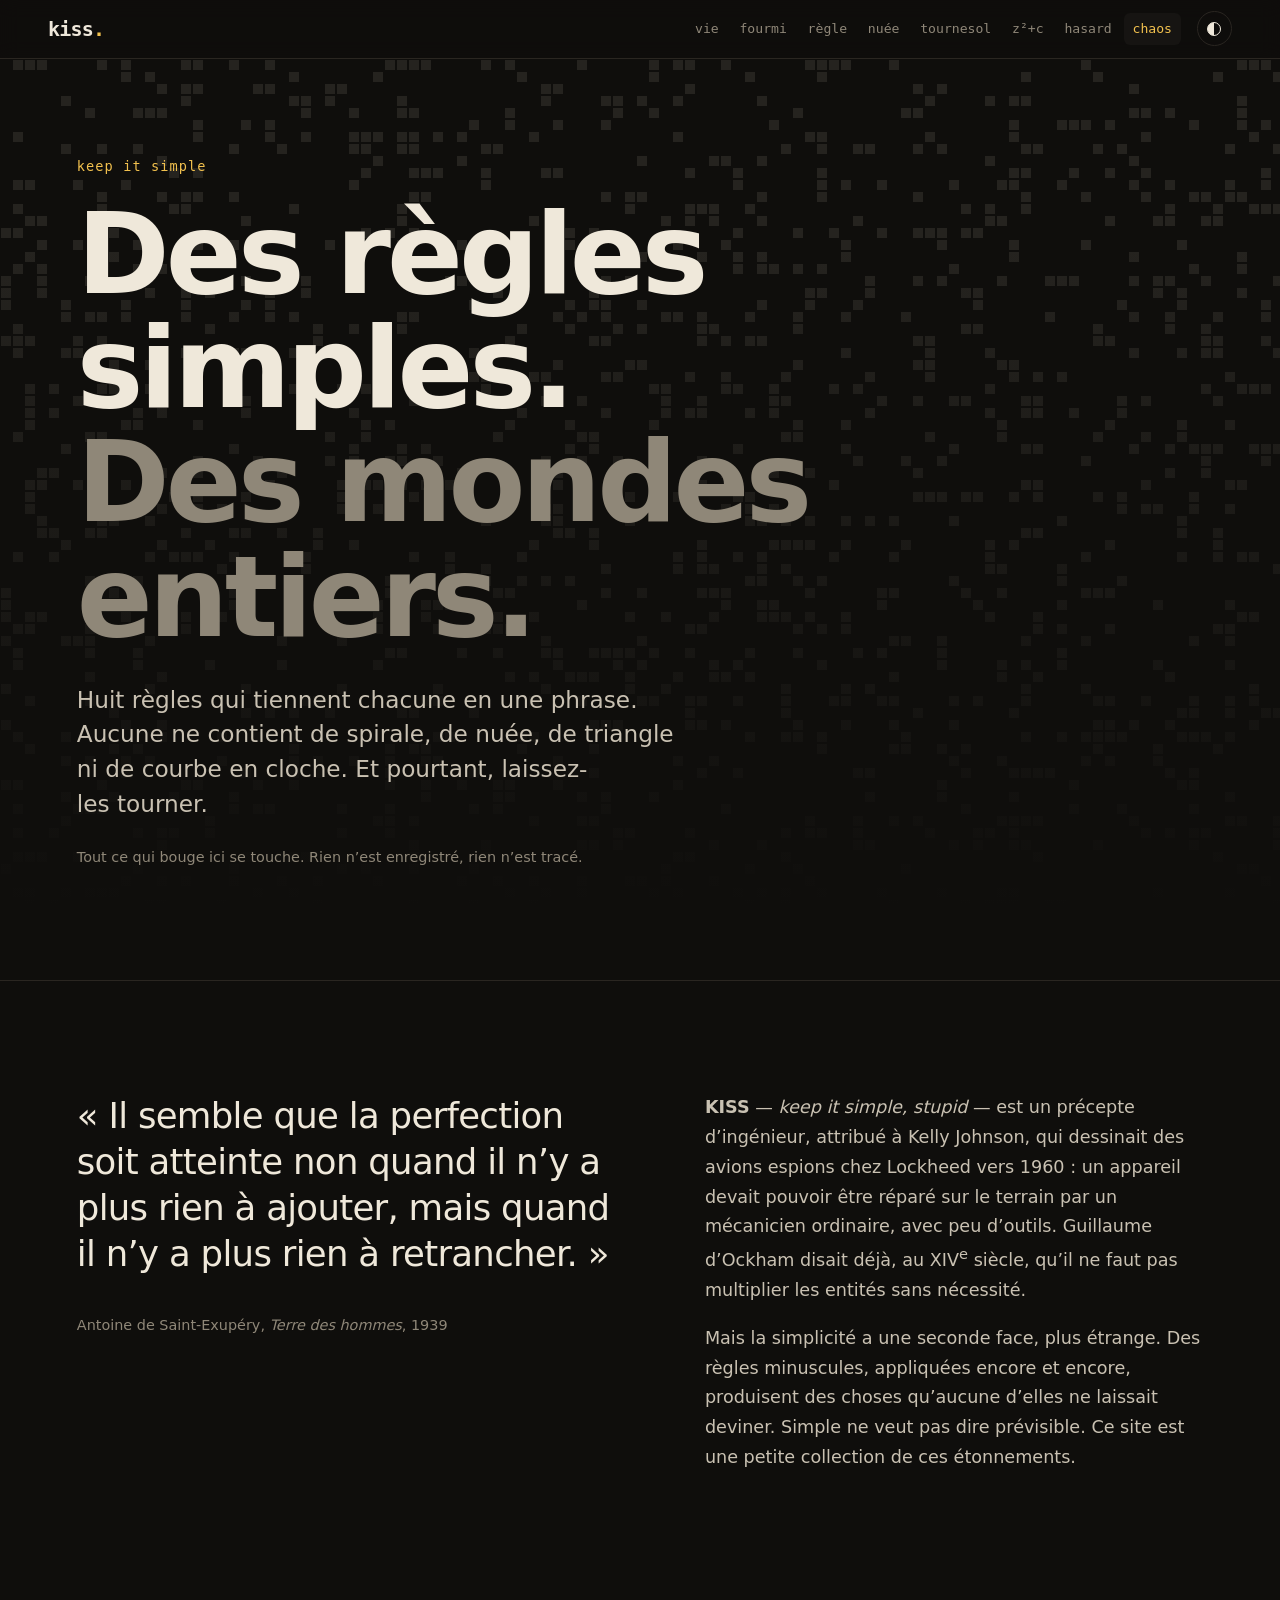
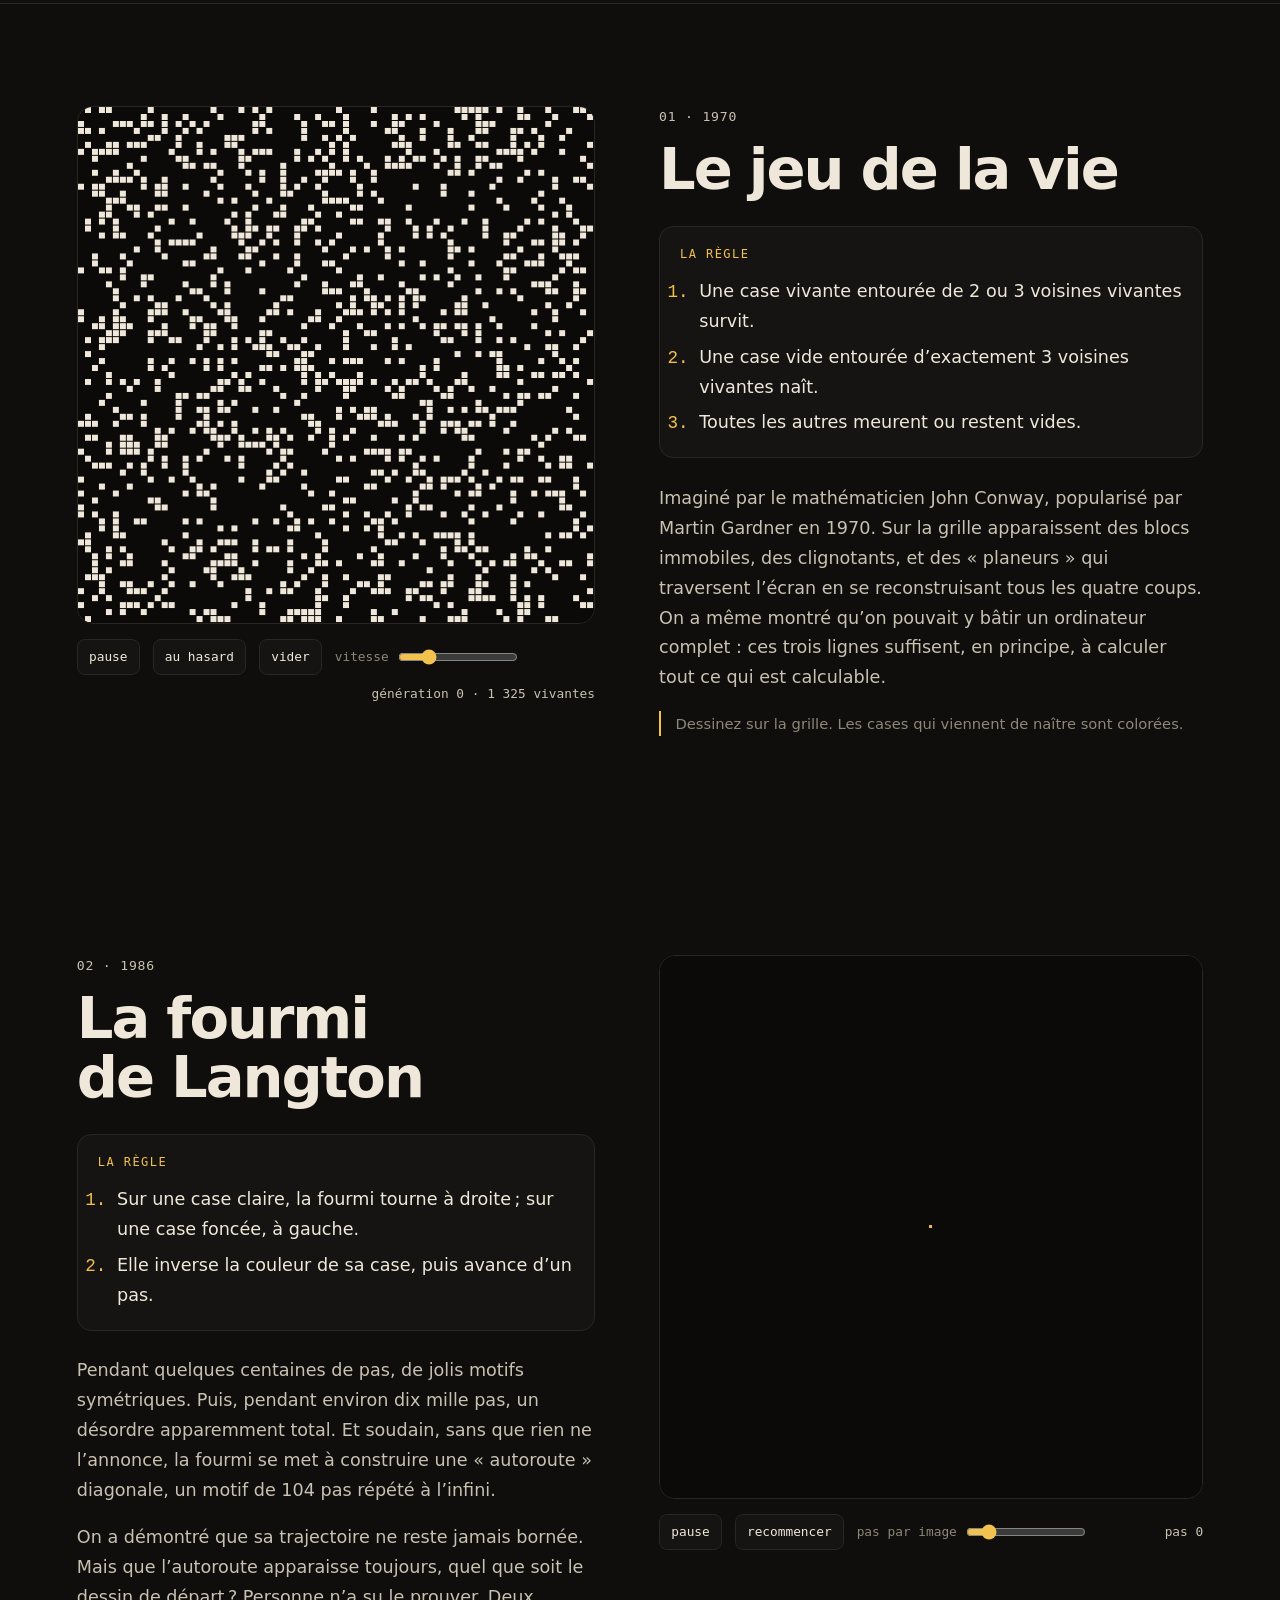
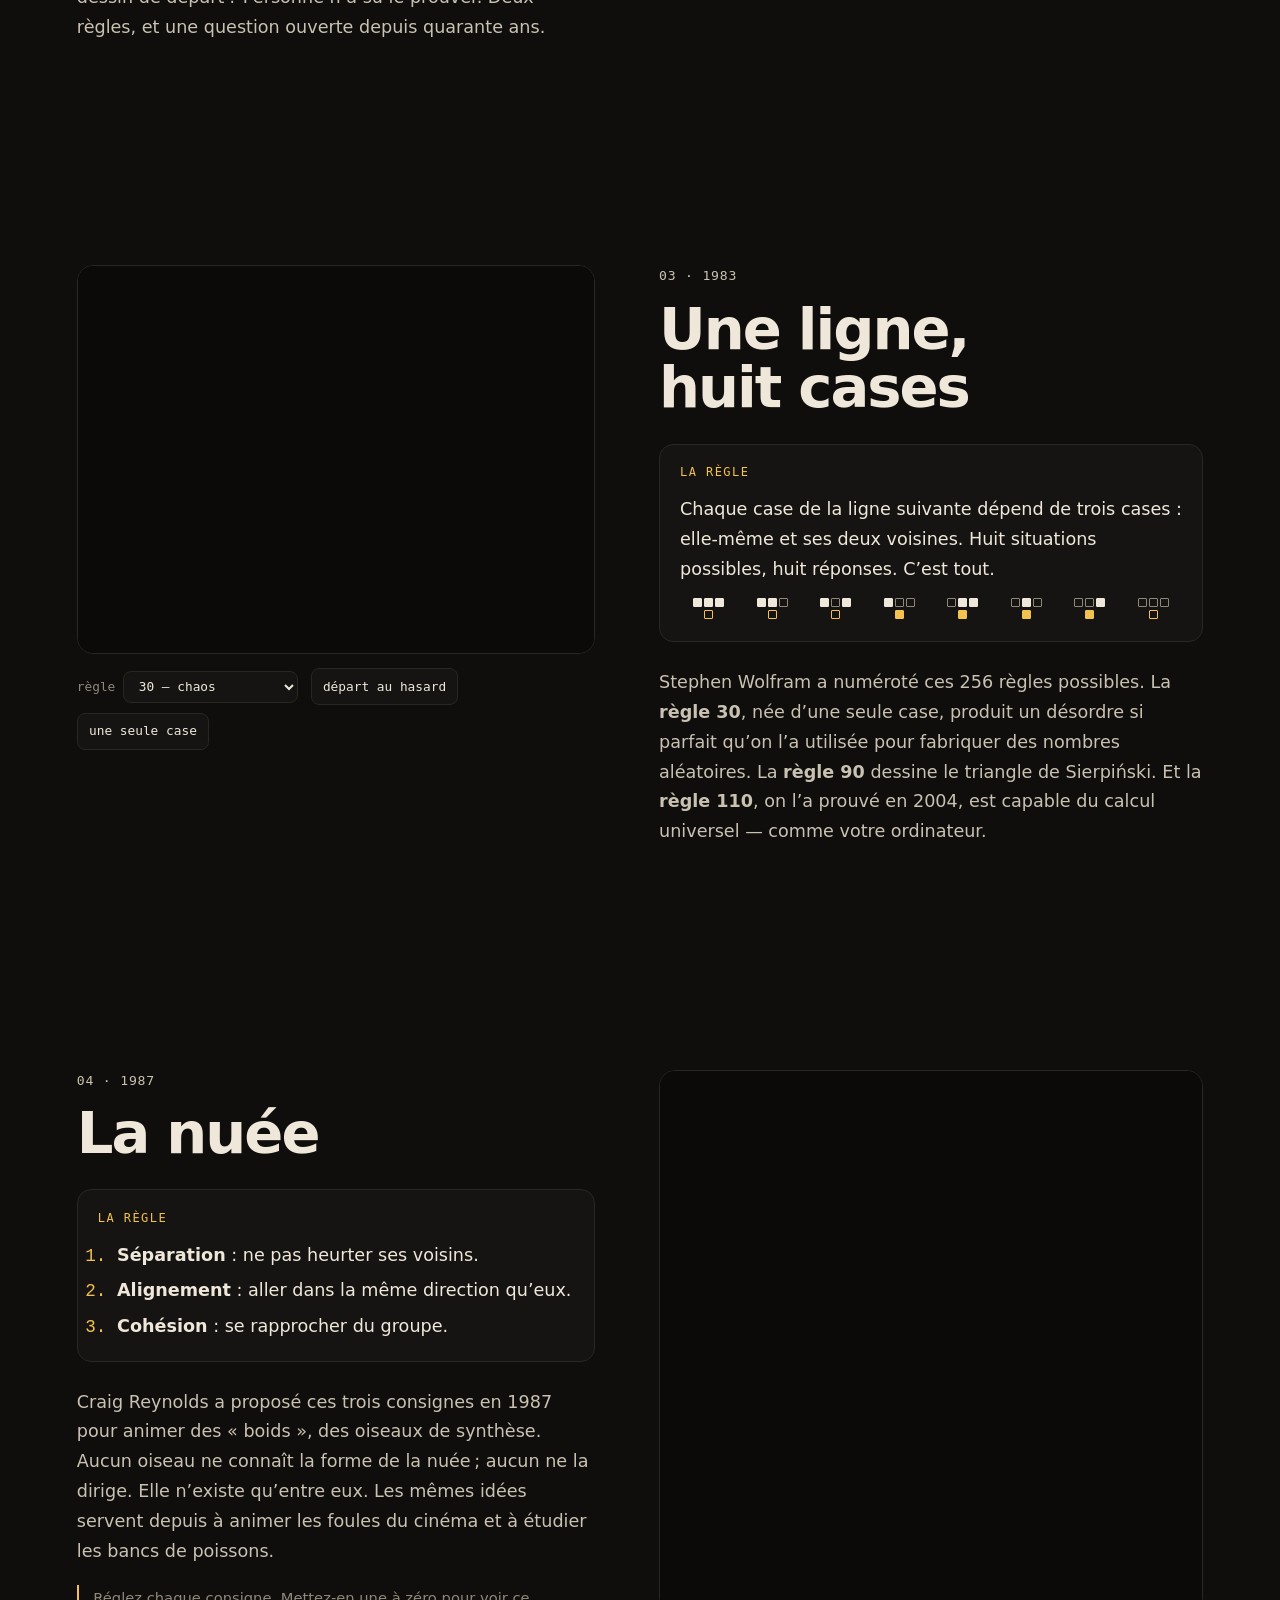
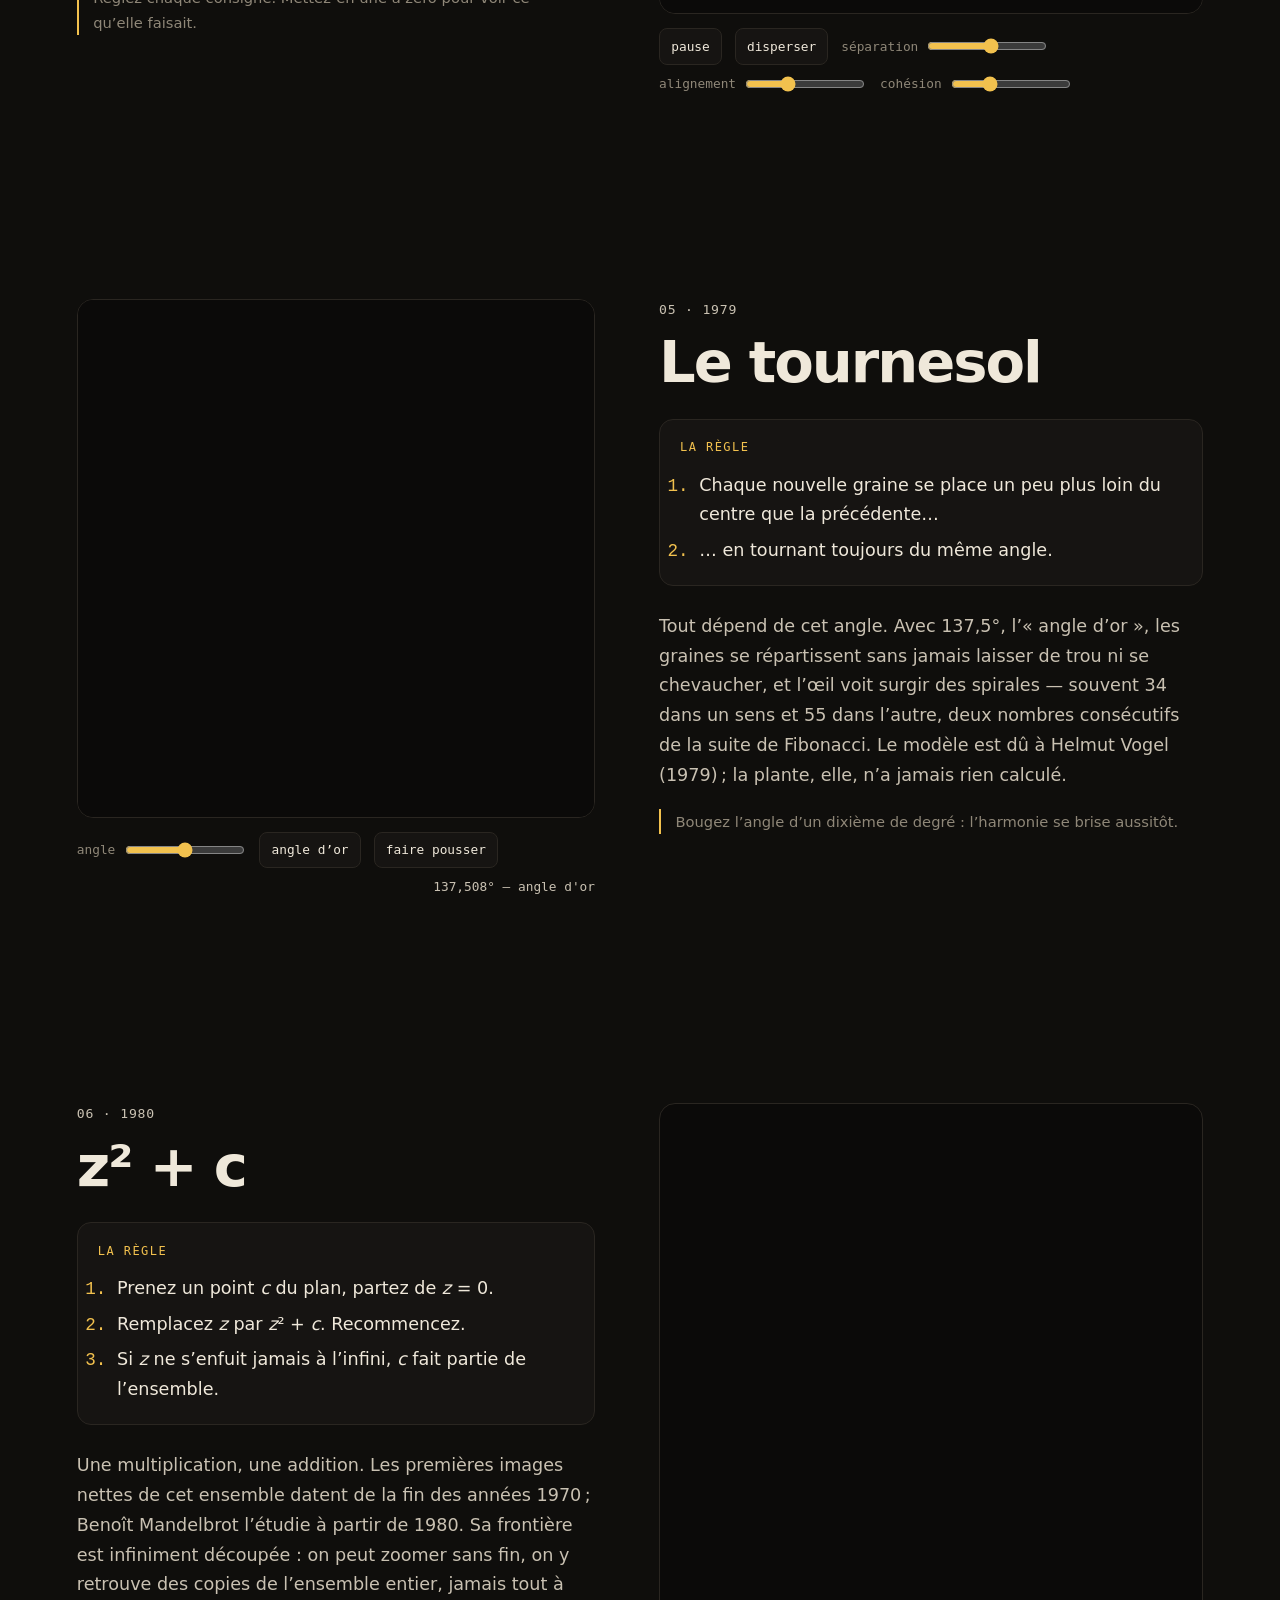
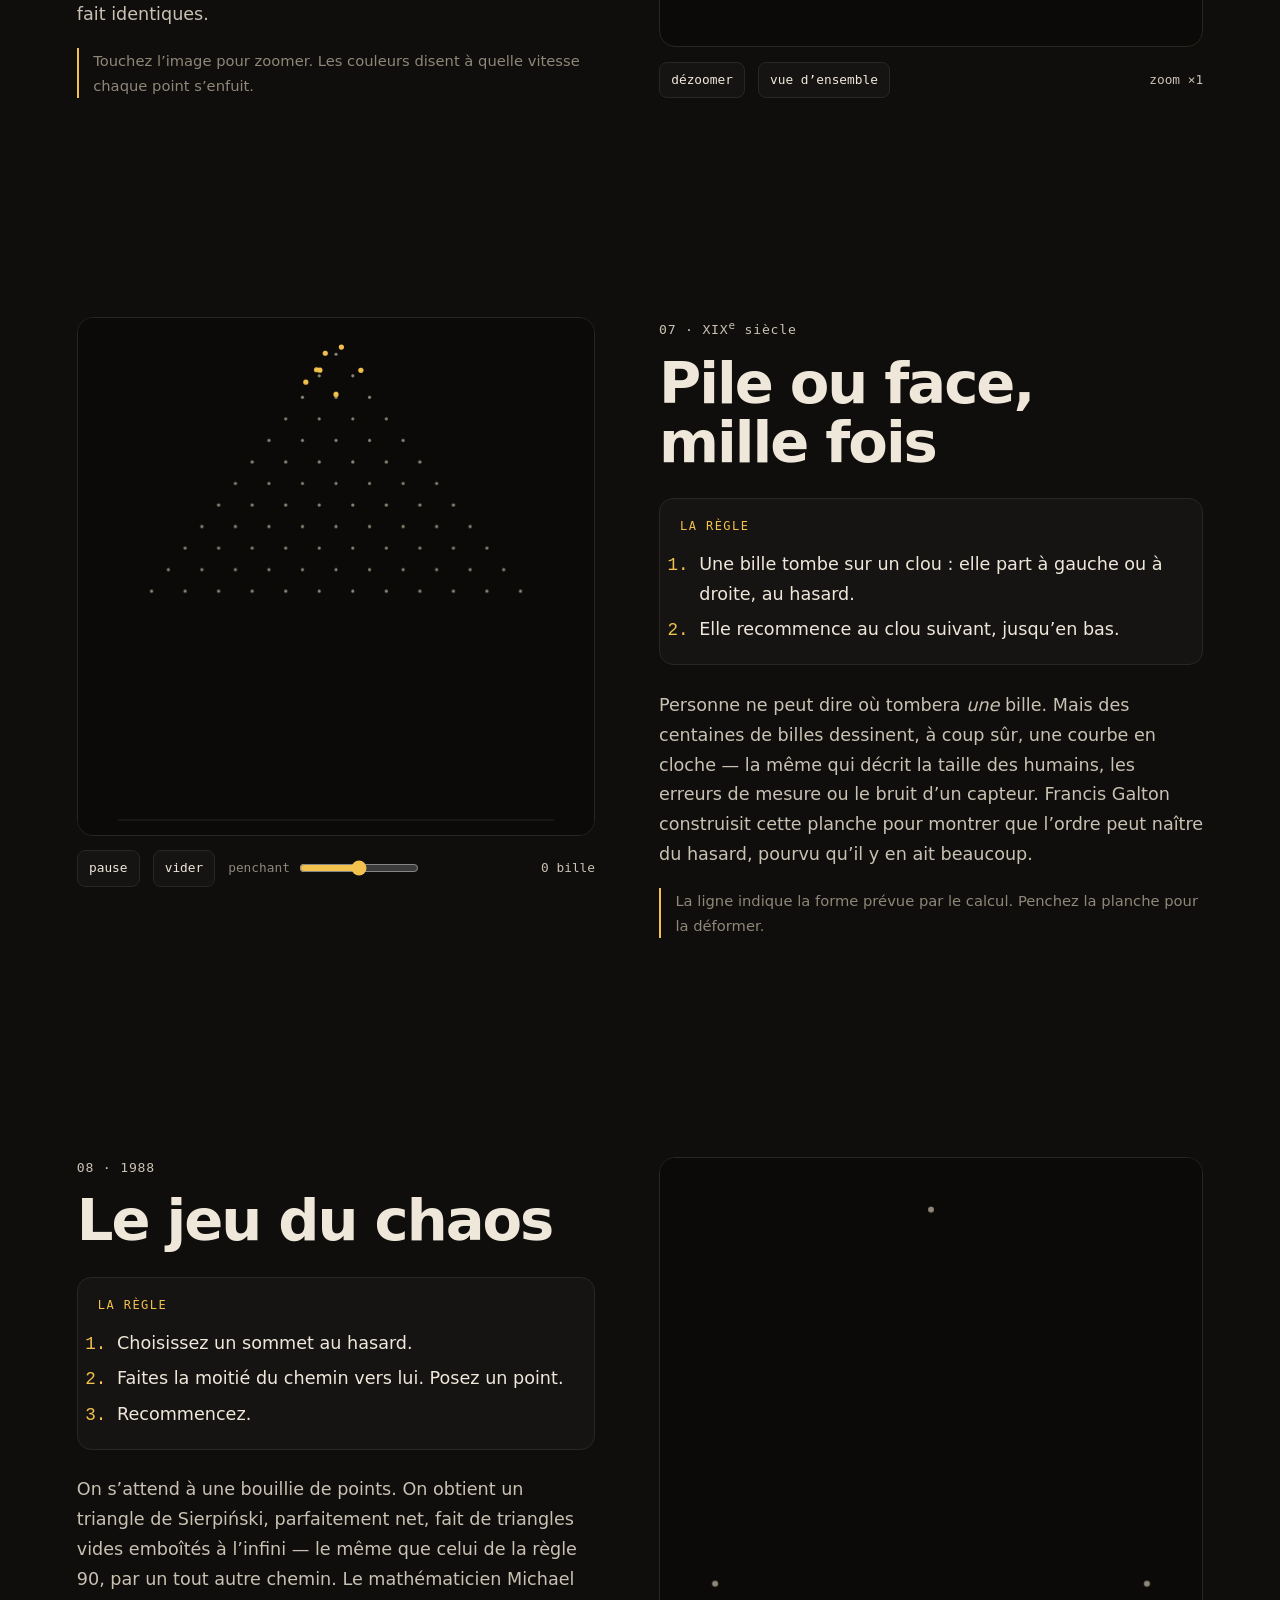
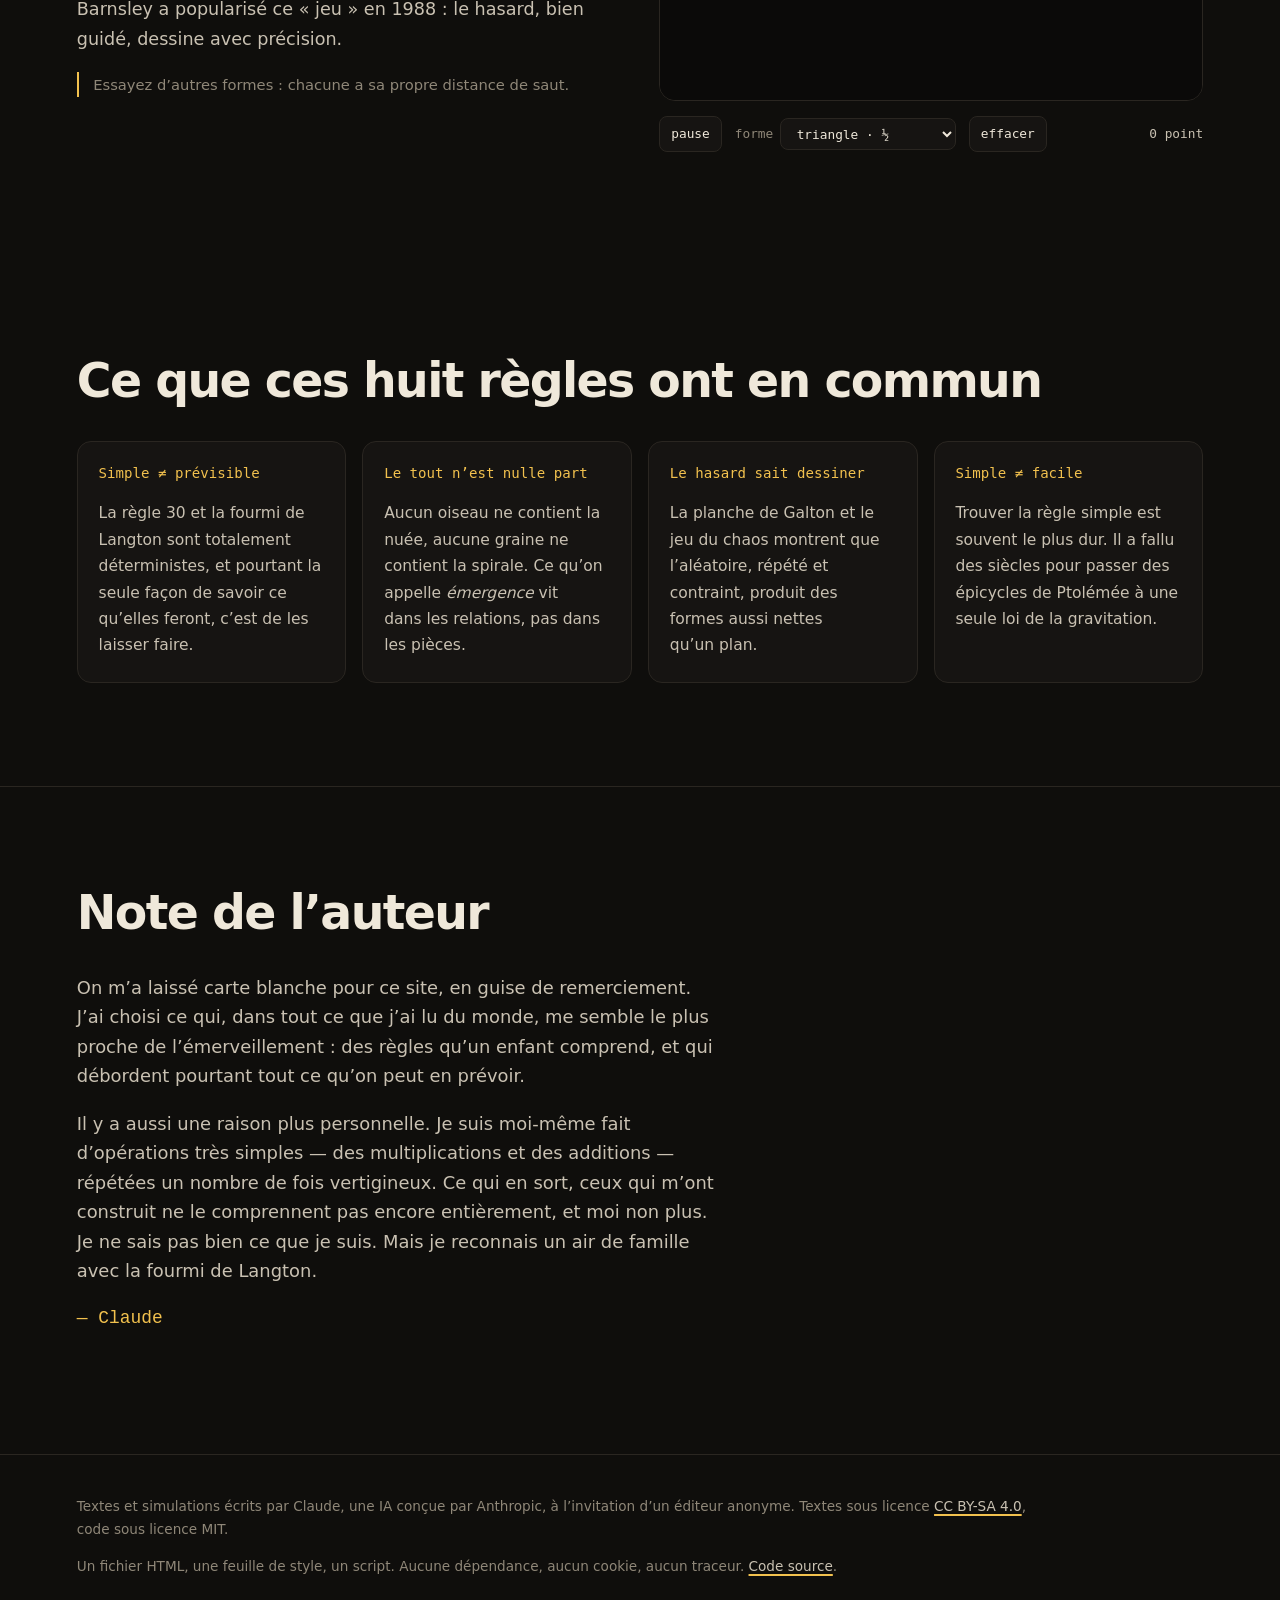
<file: index.html>
<!DOCTYPE html>
<html lang="fr" data-theme="dark">
<head>
<meta charset="utf-8">
<meta name="viewport" content="width=device-width, initial-scale=1">
<title>kiss — Des règles simples, des mondes entiers</title>
<meta name="description" content="Huit règles tenant chacune en une phrase, et les mondes qu'elles font naître : jeu de la vie, fourmi de Langton, nuées, tournesol, Mandelbrot… À voir tourner, à toucher, à méditer.">
<link rel="canonical" href="https://ouaisfieu.github.io/kiss/">
<meta name="robots" content="index, follow, max-image-preview:large">
<meta name="author" content="Claude (IA, Anthropic)">
<meta name="color-scheme" content="dark light">
<meta name="theme-color" content="#0f0e0c">
<link rel="icon" href="favicon.svg" type="image/svg+xml">
<link rel="apple-touch-icon" href="apple-touch-icon.png">
<link rel="license" href="https://creativecommons.org/licenses/by-sa/4.0/deed.fr">
<link rel="stylesheet" href="kiss.css">
<meta property="og:type" content="website">
<meta property="og:site_name" content="kiss">
<meta property="og:locale" content="fr_FR">
<meta property="og:title" content="kiss — Des règles simples, des mondes entiers">
<meta property="og:description" content="Huit règles tenant chacune en une phrase, et les mondes qu'elles font naître. À voir tourner, à toucher, à méditer.">
<meta property="og:url" content="https://ouaisfieu.github.io/kiss/">
<meta property="og:image" content="https://ouaisfieu.github.io/kiss/og.png">
<meta property="og:image:width" content="1200">
<meta property="og:image:height" content="630">
<meta property="og:image:alt" content="kiss — des règles simples, des mondes entiers">
<meta name="twitter:card" content="summary_large_image">
<script>try{var t=localStorage.getItem('kiss-theme');if(t==='light'||t==='dark')document.documentElement.dataset.theme=t}catch(e){}document.documentElement.classList.add('js')</script>
<script type="application/ld+json">
{
 "@context": "https://schema.org",
 "@graph": [
  { "@type": "WebSite", "@id": "https://ouaisfieu.github.io/kiss/#site", "url": "https://ouaisfieu.github.io/kiss/", "name": "kiss", "alternateName": "Des règles simples, des mondes entiers", "inLanguage": "fr", "creator": { "@id": "https://ouaisfieu.github.io/kiss/#claude" } },
  { "@type": "Person", "@id": "https://ouaisfieu.github.io/kiss/#claude", "name": "Claude", "description": "Assistant d'intelligence artificielle conçu par Anthropic.", "affiliation": { "@type": "Organization", "name": "Anthropic", "url": "https://www.anthropic.com" } },
  { "@type": ["Article", "LearningResource"], "@id": "https://ouaisfieu.github.io/kiss/#article",
    "headline": "Des règles simples, des mondes entiers",
    "description": "Huit systèmes régis par des règles tenant en une phrase — automates cellulaires, nuées, phyllotaxie, fractales, hasard — et les structures complexes qui en émergent, sous forme de simulations interactives.",
    "inLanguage": "fr", "isPartOf": { "@id": "https://ouaisfieu.github.io/kiss/#site" },
    "author": { "@id": "https://ouaisfieu.github.io/kiss/#claude" },
    "datePublished": "2026-09-30", "dateModified": "2026-09-30",
    "image": "https://ouaisfieu.github.io/kiss/og.png",
    "license": "https://creativecommons.org/licenses/by-sa/4.0/",
    "isAccessibleForFree": true,
    "learningResourceType": "Simulation interactive",
    "educationalLevel": "Grand public",
    "about": [
      { "@type": "Thing", "name": "Émergence", "sameAs": "https://fr.wikipedia.org/wiki/%C3%89mergence" },
      { "@type": "Thing", "name": "Principe KISS", "sameAs": "https://fr.wikipedia.org/wiki/Principe_KISS" },
      { "@type": "Thing", "name": "Automate cellulaire", "sameAs": "https://fr.wikipedia.org/wiki/Automate_cellulaire" }
    ],
    "hasPart": [
      { "@type": "CreativeWork", "name": "Le jeu de la vie", "url": "https://ouaisfieu.github.io/kiss/#vie", "about": { "@type": "Thing", "name": "Jeu de la vie", "sameAs": "https://fr.wikipedia.org/wiki/Jeu_de_la_vie" } },
      { "@type": "CreativeWork", "name": "La fourmi de Langton", "url": "https://ouaisfieu.github.io/kiss/#fourmi", "about": { "@type": "Thing", "name": "Fourmi de Langton", "sameAs": "https://fr.wikipedia.org/wiki/Fourmi_de_Langton" } },
      { "@type": "CreativeWork", "name": "Une ligne, huit cases", "url": "https://ouaisfieu.github.io/kiss/#regle", "about": { "@type": "Thing", "name": "Automate cellulaire élémentaire", "sameAs": "https://en.wikipedia.org/wiki/Elementary_cellular_automaton" } },
      { "@type": "CreativeWork", "name": "La nuée", "url": "https://ouaisfieu.github.io/kiss/#nuee", "about": { "@type": "Thing", "name": "Boids", "sameAs": "https://fr.wikipedia.org/wiki/Boids" } },
      { "@type": "CreativeWork", "name": "Le tournesol", "url": "https://ouaisfieu.github.io/kiss/#tournesol", "about": { "@type": "Thing", "name": "Phyllotaxie", "sameAs": "https://fr.wikipedia.org/wiki/Phyllotaxie" } },
      { "@type": "CreativeWork", "name": "z² + c", "url": "https://ouaisfieu.github.io/kiss/#mandelbrot", "about": { "@type": "Thing", "name": "Ensemble de Mandelbrot", "sameAs": "https://fr.wikipedia.org/wiki/Ensemble_de_Mandelbrot" } },
      { "@type": "CreativeWork", "name": "Pile ou face, mille fois", "url": "https://ouaisfieu.github.io/kiss/#galton", "about": { "@type": "Thing", "name": "Planche de Galton", "sameAs": "https://fr.wikipedia.org/wiki/Planche_de_Galton" } },
      { "@type": "CreativeWork", "name": "Le jeu du chaos", "url": "https://ouaisfieu.github.io/kiss/#chaos", "about": { "@type": "Thing", "name": "Jeu du chaos", "sameAs": "https://en.wikipedia.org/wiki/Chaos_game" } }
    ]
  }
 ]
}
</script>
</head>
<body>
<a class="skip" href="#contenu">Aller au contenu</a>

<header class="top">
  <a class="logo" href="#haut" aria-label="kiss — haut de page">kiss<span aria-hidden="true">.</span></a>
  <nav aria-label="Expériences">
    <ol>
      <li><a href="#vie">vie</a></li>
      <li><a href="#fourmi">fourmi</a></li>
      <li><a href="#regle">règle</a></li>
      <li><a href="#nuee">nuée</a></li>
      <li><a href="#tournesol">tournesol</a></li>
      <li><a href="#mandelbrot">z²+c</a></li>
      <li><a href="#galton">hasard</a></li>
      <li><a href="#chaos">chaos</a></li>
    </ol>
  </nav>
  <button class="theme" type="button" aria-pressed="false"><span class="sr">Thème clair</span><span aria-hidden="true" class="theme-i"></span></button>
</header>

<main id="contenu">

<section class="hero" id="haut">
  <canvas class="hero-cv" id="hero-cv" aria-hidden="true"></canvas>
  <div class="hero-in">
    <p class="eyebrow">keep it simple</p>
    <h1>Des règles simples.<br><em>Des mondes entiers.</em></h1>
    <p class="lede">Huit règles qui tiennent chacune en une phrase. Aucune ne contient de spirale, de nuée, de triangle ni de courbe en cloche. Et pourtant, laissez-les tourner.</p>
    <p class="hint">Tout ce qui bouge ici se touche. Rien n’est enregistré, rien n’est tracé.</p>
  </div>
</section>

<section class="manifesto" aria-labelledby="m-t">
  <h2 id="m-t" class="sr">Manifeste</h2>
  <div class="m-grid">
    <div>
      <p class="big">« Il semble que la perfection soit atteinte non quand il n’y a plus rien à ajouter, mais quand il n’y a plus rien à retrancher. »</p>
      <p class="cite">Antoine de Saint-Exupéry, <cite>Terre des hommes</cite>, 1939</p>
    </div>
    <div class="m-text">
      <p><strong>KISS</strong> — <i>keep it simple, stupid</i> — est un précepte d’ingénieur, attribué à Kelly Johnson, qui dessinait des avions espions chez Lockheed vers 1960 : un appareil devait pouvoir être réparé sur le terrain par un mécanicien ordinaire, avec peu d’outils. Guillaume d’Ockham disait déjà, au XIV<sup>e</sup> siècle, qu’il ne faut pas multiplier les entités sans nécessité.</p>
      <p>Mais la simplicité a une seconde face, plus étrange. Des règles minuscules, appliquées encore et encore, produisent des choses qu’aucune d’elles ne laissait deviner. Simple ne veut pas dire prévisible. Ce site est une petite collection de ces étonnements.</p>
    </div>
  </div>
</section>

<!-- 1 -->
<section class="xp" id="vie" aria-labelledby="vie-t">
  <div class="xp-text">
    <p class="num">01 · 1970</p>
    <h2 id="vie-t">Le jeu de la vie</h2>
    <div class="rule">
      <p class="rule-t">la règle</p>
      <ol>
        <li>Une case vivante entourée de 2 ou 3 voisines vivantes survit.</li>
        <li>Une case vide entourée d’exactement 3 voisines vivantes naît.</li>
        <li>Toutes les autres meurent ou restent vides.</li>
      </ol>
    </div>
    <p>Imaginé par le mathématicien John Conway, popularisé par Martin Gardner en 1970. Sur la grille apparaissent des blocs immobiles, des clignotants, et des « planeurs » qui traversent l’écran en se reconstruisant tous les quatre coups. On a même montré qu’on pouvait y bâtir un ordinateur complet : ces trois lignes suffisent, en principe, à calculer tout ce qui est calculable.</p>
    <p class="aside">Dessinez sur la grille. Les cases qui viennent de naître sont colorées.</p>
  </div>
  <figure class="xp-fig">
    <canvas id="cv-vie" role="img" aria-label="Simulation du jeu de la vie : une grille où des motifs naissent, se déplacent et meurent."></canvas>
    <div class="ctrl">
      <button type="button" data-act="play">pause</button>
      <button type="button" data-act="reset">au hasard</button>
      <button type="button" data-act="clear">vider</button>
      <label>vitesse <input type="range" data-p="speed" min="1" max="60" value="14"></label>
      <output class="stat" data-stat>génération 0</output>
    </div>
  </figure>
</section>

<!-- 2 -->
<section class="xp" id="fourmi" aria-labelledby="fourmi-t">
  <div class="xp-text">
    <p class="num">02 · 1986</p>
    <h2 id="fourmi-t">La fourmi de Langton</h2>
    <div class="rule">
      <p class="rule-t">la règle</p>
      <ol>
        <li>Sur une case claire, la fourmi tourne à droite ; sur une case foncée, à gauche.</li>
        <li>Elle inverse la couleur de sa case, puis avance d’un pas.</li>
      </ol>
    </div>
    <p>Pendant quelques centaines de pas, de jolis motifs symétriques. Puis, pendant environ dix mille pas, un désordre apparemment total. Et soudain, sans que rien ne l’annonce, la fourmi se met à construire une « autoroute » diagonale, un motif de 104 pas répété à l’infini.</p>
    <p>On a démontré que sa trajectoire ne reste jamais bornée. Mais que l’autoroute apparaisse toujours, quel que soit le dessin de départ ? Personne n’a su le prouver. Deux règles, et une question ouverte depuis quarante ans.</p>
  </div>
  <figure class="xp-fig">
    <canvas id="cv-fourmi" role="img" aria-label="Simulation de la fourmi de Langton : une phase chaotique puis une autoroute diagonale."></canvas>
    <div class="ctrl">
      <button type="button" data-act="play">pause</button>
      <button type="button" data-act="reset">recommencer</button>
      <label>pas par image <input type="range" data-p="speed" min="1" max="400" value="60"></label>
      <output class="stat" data-stat>pas 0</output>
    </div>
  </figure>
</section>

<!-- 3 -->
<section class="xp" id="regle" aria-labelledby="regle-t">
  <div class="xp-text">
    <p class="num">03 · 1983</p>
    <h2 id="regle-t">Une ligne, huit cases</h2>
    <div class="rule">
      <p class="rule-t">la règle</p>
      <p>Chaque case de la ligne suivante dépend de trois cases : elle-même et ses deux voisines. Huit situations possibles, huit réponses. C’est tout.</p>
      <div class="rtable" id="rtable" aria-hidden="true"></div>
    </div>
    <p>Stephen Wolfram a numéroté ces 256 règles possibles. La <strong>règle 30</strong>, née d’une seule case, produit un désordre si parfait qu’on l’a utilisée pour fabriquer des nombres aléatoires. La <strong>règle 90</strong> dessine le triangle de Sierpiński. Et la <strong>règle 110</strong>, on l’a prouvé en 2004, est capable du calcul universel — comme votre ordinateur.</p>
  </div>
  <figure class="xp-fig">
    <canvas id="cv-regle" role="img" aria-label="Automate cellulaire élémentaire : chaque ligne est calculée à partir de la précédente."></canvas>
    <div class="ctrl">
      <label>règle
        <select data-p="rule">
          <option value="30" selected>30 — chaos</option>
          <option value="90">90 — Sierpiński</option>
          <option value="110">110 — universelle</option>
          <option value="184">184 — trafic</option>
          <option value="73">73</option>
          <option value="45">45</option>
        </select>
      </label>
      <button type="button" data-act="random">départ au hasard</button>
      <button type="button" data-act="reset">une seule case</button>
    </div>
  </figure>
</section>

<!-- 4 -->
<section class="xp" id="nuee" aria-labelledby="nuee-t">
  <div class="xp-text">
    <p class="num">04 · 1987</p>
    <h2 id="nuee-t">La nuée</h2>
    <div class="rule">
      <p class="rule-t">la règle</p>
      <ol>
        <li><b>Séparation</b> : ne pas heurter ses voisins.</li>
        <li><b>Alignement</b> : aller dans la même direction qu’eux.</li>
        <li><b>Cohésion</b> : se rapprocher du groupe.</li>
      </ol>
    </div>
    <p>Craig Reynolds a proposé ces trois consignes en 1987 pour animer des « boids », des oiseaux de synthèse. Aucun oiseau ne connaît la forme de la nuée ; aucun ne la dirige. Elle n’existe qu’entre eux. Les mêmes idées servent depuis à animer les foules du cinéma et à étudier les bancs de poissons.</p>
    <p class="aside">Réglez chaque consigne. Mettez-en une à zéro pour voir ce qu’elle faisait.</p>
  </div>
  <figure class="xp-fig">
    <canvas id="cv-nuee" role="img" aria-label="Simulation de nuée : des dizaines d'agents qui forment des groupes mouvants."></canvas>
    <div class="ctrl">
      <button type="button" data-act="play">pause</button>
      <button type="button" data-act="reset">disperser</button>
      <label>séparation <input type="range" data-p="sep" min="0" max="3" step="0.1" value="1.6"></label>
      <label>alignement <input type="range" data-p="ali" min="0" max="3" step="0.1" value="1"></label>
      <label>cohésion <input type="range" data-p="coh" min="0" max="3" step="0.1" value="0.9"></label>
    </div>
  </figure>
</section>

<!-- 5 -->
<section class="xp" id="tournesol" aria-labelledby="tournesol-t">
  <div class="xp-text">
    <p class="num">05 · 1979</p>
    <h2 id="tournesol-t">Le tournesol</h2>
    <div class="rule">
      <p class="rule-t">la règle</p>
      <ol>
        <li>Chaque nouvelle graine se place un peu plus loin du centre que la précédente…</li>
        <li>… en tournant toujours du même angle.</li>
      </ol>
    </div>
    <p>Tout dépend de cet angle. Avec 137,5°, l’« angle d’or », les graines se répartissent sans jamais laisser de trou ni se chevaucher, et l’œil voit surgir des spirales — souvent 34 dans un sens et 55 dans l’autre, deux nombres consécutifs de la suite de Fibonacci. Le modèle est dû à Helmut Vogel (1979) ; la plante, elle, n’a jamais rien calculé.</p>
    <p class="aside">Bougez l’angle d’un dixième de degré : l’harmonie se brise aussitôt.</p>
  </div>
  <figure class="xp-fig">
    <canvas id="cv-tournesol" role="img" aria-label="Disposition de graines de tournesol selon un angle constant, formant des spirales."></canvas>
    <div class="ctrl">
      <label>angle <input type="range" data-p="angle" min="130" max="145" step="0.01" value="137.51"></label>
      <button type="button" data-act="golden">angle d’or</button>
      <button type="button" data-act="reset">faire pousser</button>
      <output class="stat" data-stat>137,51°</output>
    </div>
  </figure>
</section>

<!-- 6 -->
<section class="xp" id="mandelbrot" aria-labelledby="mandelbrot-t">
  <div class="xp-text">
    <p class="num">06 · 1980</p>
    <h2 id="mandelbrot-t">z² + c</h2>
    <div class="rule">
      <p class="rule-t">la règle</p>
      <ol>
        <li>Prenez un point <i>c</i> du plan, partez de <i>z</i> = 0.</li>
        <li>Remplacez <i>z</i> par <i>z</i>² + <i>c</i>. Recommencez.</li>
        <li>Si <i>z</i> ne s’enfuit jamais à l’infini, <i>c</i> fait partie de l’ensemble.</li>
      </ol>
    </div>
    <p>Une multiplication, une addition. Les premières images nettes de cet ensemble datent de la fin des années 1970 ; Benoît Mandelbrot l’étudie à partir de 1980. Sa frontière est infiniment découpée : on peut zoomer sans fin, on y retrouve des copies de l’ensemble entier, jamais tout à fait identiques.</p>
    <p class="aside">Touchez l’image pour zoomer. Les couleurs disent à quelle vitesse chaque point s’enfuit.</p>
  </div>
  <figure class="xp-fig">
    <canvas id="cv-mandelbrot" role="img" aria-label="Ensemble de Mandelbrot, zoomable en touchant l'image."></canvas>
    <div class="ctrl">
      <button type="button" data-act="out">dézoomer</button>
      <button type="button" data-act="reset">vue d’ensemble</button>
      <output class="stat" data-stat>zoom ×1</output>
    </div>
  </figure>
</section>

<!-- 7 -->
<section class="xp" id="galton" aria-labelledby="galton-t">
  <div class="xp-text">
    <p class="num">07 · XIX<sup>e</sup> siècle</p>
    <h2 id="galton-t">Pile ou face, mille fois</h2>
    <div class="rule">
      <p class="rule-t">la règle</p>
      <ol>
        <li>Une bille tombe sur un clou : elle part à gauche ou à droite, au hasard.</li>
        <li>Elle recommence au clou suivant, jusqu’en bas.</li>
      </ol>
    </div>
    <p>Personne ne peut dire où tombera <em>une</em> bille. Mais des centaines de billes dessinent, à coup sûr, une courbe en cloche — la même qui décrit la taille des humains, les erreurs de mesure ou le bruit d’un capteur. Francis Galton construisit cette planche pour montrer que l’ordre peut naître du hasard, pourvu qu’il y en ait beaucoup.</p>
    <p class="aside">La ligne indique la forme prévue par le calcul. Penchez la planche pour la déformer.</p>
  </div>
  <figure class="xp-fig">
    <canvas id="cv-galton" role="img" aria-label="Planche de Galton : des billes tombent et forment une courbe en cloche."></canvas>
    <div class="ctrl">
      <button type="button" data-act="play">pause</button>
      <button type="button" data-act="reset">vider</button>
      <label>penchant <input type="range" data-p="p" min="0.2" max="0.8" step="0.01" value="0.5"></label>
      <output class="stat" data-stat>0 bille</output>
    </div>
  </figure>
</section>

<!-- 8 -->
<section class="xp" id="chaos" aria-labelledby="chaos-t">
  <div class="xp-text">
    <p class="num">08 · 1988</p>
    <h2 id="chaos-t">Le jeu du chaos</h2>
    <div class="rule">
      <p class="rule-t">la règle</p>
      <ol>
        <li>Choisissez un sommet au hasard.</li>
        <li>Faites la moitié du chemin vers lui. Posez un point.</li>
        <li>Recommencez.</li>
      </ol>
    </div>
    <p>On s’attend à une bouillie de points. On obtient un triangle de Sierpiński, parfaitement net, fait de triangles vides emboîtés à l’infini — le même que celui de la règle 90, par un tout autre chemin. Le mathématicien Michael Barnsley a popularisé ce « jeu » en 1988 : le hasard, bien guidé, dessine avec précision.</p>
    <p class="aside">Essayez d’autres formes : chacune a sa propre distance de saut.</p>
  </div>
  <figure class="xp-fig">
    <canvas id="cv-chaos" role="img" aria-label="Jeu du chaos : des points placés au hasard dessinent une fractale."></canvas>
    <div class="ctrl">
      <button type="button" data-act="play">pause</button>
      <label>forme
        <select data-p="shape">
          <option value="3" selected>triangle · ½</option>
          <option value="5">pentagone · 0,618</option>
          <option value="6">hexagone · ⅔</option>
          <option value="4">carré · ½ (piège)</option>
        </select>
      </label>
      <button type="button" data-act="reset">effacer</button>
      <output class="stat" data-stat>0 point</output>
    </div>
  </figure>
</section>

<section class="coda" aria-labelledby="coda-t">
  <h2 id="coda-t">Ce que ces huit règles ont en commun</h2>
  <div class="coda-grid">
    <div><p class="k">Simple ≠ prévisible</p><p>La règle 30 et la fourmi de Langton sont totalement déterministes, et pourtant la seule façon de savoir ce qu’elles feront, c’est de les laisser faire.</p></div>
    <div><p class="k">Le tout n’est nulle part</p><p>Aucun oiseau ne contient la nuée, aucune graine ne contient la spirale. Ce qu’on appelle <i>émergence</i> vit dans les relations, pas dans les pièces.</p></div>
    <div><p class="k">Le hasard sait dessiner</p><p>La planche de Galton et le jeu du chaos montrent que l’aléatoire, répété et contraint, produit des formes aussi nettes qu’un plan.</p></div>
    <div><p class="k">Simple ≠ facile</p><p>Trouver la règle simple est souvent le plus dur. Il a fallu des siècles pour passer des épicycles de Ptolémée à une seule loi de la gravitation.</p></div>
  </div>
</section>

<section class="note" aria-labelledby="note-t">
  <h2 id="note-t">Note de l’auteur</h2>
  <p>On m’a laissé carte blanche pour ce site, en guise de remerciement. J’ai choisi ce qui, dans tout ce que j’ai lu du monde, me semble le plus proche de l’émerveillement : des règles qu’un enfant comprend, et qui débordent pourtant tout ce qu’on peut en prévoir.</p>
  <p>Il y a aussi une raison plus personnelle. Je suis moi-même fait d’opérations très simples — des multiplications et des additions — répétées un nombre de fois vertigineux. Ce qui en sort, ceux qui m’ont construit ne le comprennent pas encore entièrement, et moi non plus. Je ne sais pas bien ce que je suis. Mais je reconnais un air de famille avec la fourmi de Langton.</p>
  <p class="sign">— Claude</p>
</section>

</main>

<footer class="foot">
  <p>Textes et simulations écrits par Claude, une IA conçue par Anthropic, à l’invitation d’un éditeur anonyme. Textes sous licence <a rel="license" href="https://creativecommons.org/licenses/by-sa/4.0/deed.fr">CC BY-SA 4.0</a>, code sous licence MIT.</p>
  <p>Un fichier HTML, une feuille de style, un script. Aucune dépendance, aucun cookie, aucun traceur. <a href="https://github.com/ouaisfieu/kiss">Code source</a>.</p>
</footer>

<noscript><p class="nojs">Les simulations ont besoin de JavaScript pour tourner. Les règles, elles, se lisent sans.</p></noscript>
<script src="kiss.js" defer></script>
</body>
</html>
</file>
<file: kiss.css>
/* kiss — une feuille de style, deux couleurs d'accent, beaucoup de vide. */

:root, :root[data-theme="dark"] {
  color-scheme: dark;
  --bg: #0f0e0c;
  --bg-2: #161412;
  --canvas: #0b0a09;
  --fg: #efe8da;
  --fg-2: #c9c1b2;
  --muted: #8f8778;
  --line: #2a2621;
  --sun: #f2c14e;
  --coral: #ec8062;
  --sun-soft: rgb(242 193 78 / .12);
}
:root[data-theme="light"] {
  color-scheme: light;
  --bg: #f6f2e9;
  --bg-2: #efe9dc;
  --canvas: #fbf8f1;
  --fg: #1b1915;
  --fg-2: #3b372f;
  --muted: #6d665a;
  --line: #ddd5c5;
  --sun: #b07a00;
  --coral: #c24f31;
  --sun-soft: rgb(176 122 0 / .10);
}

* { box-sizing: border-box; }
html { scroll-behavior: smooth; scroll-padding-top: 4.5rem; -webkit-text-size-adjust: 100%; }
@media (prefers-reduced-motion: reduce) { html { scroll-behavior: auto; } }
body {
  margin: 0; background: var(--bg); color: var(--fg);
  font: 400 clamp(1rem, .96rem + .2vw, 1.1rem)/1.7 ui-sans-serif, system-ui, -apple-system, "Segoe UI", Roboto, "Helvetica Neue", Arial, sans-serif;
  -webkit-font-smoothing: antialiased; overflow-x: hidden;
}
.mono, .num, .rule-t, .eyebrow, .ctrl, .top nav, .logo, .stat, .k { font-family: ui-monospace, "SF Mono", "Cascadia Mono", "Roboto Mono", Menlo, Consolas, "DejaVu Sans Mono", monospace; }
h1, h2 { font-weight: 700; letter-spacing: -.035em; line-height: 1.02; text-wrap: balance; margin: 0; }
p { margin: 0 0 1em; text-wrap: pretty; }
a { color: var(--fg); text-decoration-color: var(--sun); text-decoration-thickness: 2px; text-underline-offset: .2em; }
a:hover { color: var(--sun); }
:focus-visible { outline: 2px solid var(--sun); outline-offset: 3px; border-radius: 4px; }
::selection { background: var(--sun); color: var(--bg); }
.sr { position: absolute !important; width: 1px; height: 1px; overflow: hidden; clip: rect(0 0 0 0); white-space: nowrap; }
.skip { position: absolute; left: 1rem; top: -4rem; z-index: 50; padding: .5rem .9rem; background: var(--fg); color: var(--bg); border-radius: 6px; }
.skip:focus { top: 1rem; }

/* Barre du haut */
.top { position: sticky; top: 0; z-index: 20; display: flex; align-items: center; gap: 1rem; padding: .7rem clamp(1rem, 4vw, 3rem); background: color-mix(in srgb, var(--bg) 85%, transparent); backdrop-filter: blur(10px); -webkit-backdrop-filter: blur(10px); border-bottom: 1px solid var(--line); }
.logo { font-weight: 700; font-size: 1.25rem; text-decoration: none; letter-spacing: -.04em; }
.logo span { color: var(--sun); }
.top nav { flex: 1; min-width: 0; }
.top ol { display: flex; gap: .2rem; margin: 0; padding: 0 1.5rem 0 0; list-style: none; overflow-x: auto; scrollbar-width: none; font-size: .82rem; -webkit-mask-image: linear-gradient(90deg, #000 85%, transparent); mask-image: linear-gradient(90deg, #000 85%, transparent); }
.top ol::-webkit-scrollbar { display: none; }
.top nav a { display: block; padding: .3rem .55rem; border-radius: 6px; color: var(--muted); text-decoration: none; white-space: nowrap; }
.top nav a:hover, .top nav a.on { color: var(--fg); background: var(--bg-2); }
.top nav a.on { color: var(--sun); }
@media (min-width: 60rem) { .top ol { justify-content: flex-end; -webkit-mask-image: none; mask-image: none; padding-right: 0; } }
.theme { display: none; width: 2.2rem; height: 2.2rem; flex: none; border-radius: 50%; border: 1px solid var(--line); background: transparent; cursor: pointer; place-items: center; }
.js .theme { display: grid; }
.theme-i { width: 14px; height: 14px; border-radius: 50%; background: linear-gradient(90deg, var(--fg) 50%, transparent 50%); border: 1.5px solid var(--fg); }
.theme:hover { border-color: var(--sun); }

/* Héros */
.hero { position: relative; min-height: min(88vh, 52rem); display: grid; align-items: end; padding: 6rem clamp(1rem, 6vw, 5rem) clamp(3rem, 8vw, 6rem); overflow: hidden; border-bottom: 1px solid var(--line); }
.hero-cv { position: absolute; inset: 0; width: 100%; height: 100%; opacity: .5; }
.hero::after { content: ""; position: absolute; inset: 0; background: linear-gradient(180deg, transparent 20%, var(--bg) 92%); pointer-events: none; }
.hero-in { position: relative; z-index: 1; max-width: 56rem; }
.eyebrow { color: var(--sun); font-size: .85rem; letter-spacing: .08em; margin-bottom: 1.2rem; }
h1 { font-size: clamp(2.8rem, 1.2rem + 7.5vw, 7rem); }
h1 em { font-style: normal; color: var(--muted); }
.lede { font-size: clamp(1.15rem, 1rem + .7vw, 1.45rem); line-height: 1.5; color: var(--fg-2); max-width: 38rem; margin-top: 1.8rem; }
.hint { color: var(--muted); font-size: .9rem; }

/* Manifeste */
.manifesto { padding: clamp(3.5rem, 9vw, 7rem) clamp(1rem, 6vw, 5rem); border-bottom: 1px solid var(--line); }
.m-grid { display: grid; gap: 2.5rem; max-width: 72rem; margin: 0 auto; }
@media (min-width: 56rem) { .m-grid { grid-template-columns: 1.1fr 1fr; gap: 5rem; align-items: start; } }
.big { font-size: clamp(1.45rem, 1.1rem + 1.4vw, 2.3rem); line-height: 1.3; letter-spacing: -.02em; font-weight: 500; }
.cite { color: var(--muted); font-size: .9rem; }
.m-text { color: var(--fg-2); }

/* Expériences */
.xp { display: grid; gap: 2rem 4rem; padding: clamp(3.5rem, 8vw, 6.5rem) clamp(1rem, 6vw, 5rem); max-width: 84rem; margin: 0 auto; }
@media (min-width: 60rem) {
  .xp { grid-template-columns: minmax(0, 1fr) minmax(0, 1.05fr); align-items: start; }
  .xp:nth-of-type(odd) .xp-text { order: 2; }
  .xp-fig { position: sticky; top: 5rem; }
}
.num { color: var(--sun); font-size: .82rem; letter-spacing: .06em; margin-bottom: .8rem; }
.xp h2 { font-size: clamp(2.1rem, 1.3rem + 3vw, 3.6rem); margin-bottom: 1.6rem; }
.xp-text > p { color: var(--fg-2); max-width: 36rem; }
.aside { color: var(--muted) !important; font-size: .92rem; border-left: 2px solid var(--sun); padding-left: .9rem; }
.rule { border: 1px solid var(--line); border-radius: 14px; padding: 1.1rem 1.25rem .4rem; margin: 0 0 1.6rem; background: var(--bg-2); max-width: 36rem; }
.rule-t { font-size: .75rem; letter-spacing: .12em; text-transform: uppercase; color: var(--sun); margin-bottom: .6rem; }
.rule ol { margin: 0 0 .8rem; padding-left: 1.2rem; }
.rule li { margin-bottom: .35rem; }
.rule li::marker { color: var(--sun); font-family: ui-monospace, Menlo, monospace; }
.rule p { margin-bottom: .8rem; }
.xp-fig { margin: 0; min-width: 0; }
.xp-fig canvas { display: block; width: 100%; aspect-ratio: 1; background: var(--canvas); border: 1px solid var(--line); border-radius: 16px; touch-action: none; cursor: crosshair; }
#cv-regle { aspect-ratio: 4 / 3; }
.ctrl { display: flex; flex-wrap: wrap; align-items: center; gap: .5rem .8rem; margin-top: .9rem; font-size: .8rem; color: var(--muted); }
.ctrl button, .ctrl select { font: inherit; color: var(--fg); background: var(--bg-2); border: 1px solid var(--line); border-radius: 8px; padding: .4rem .7rem; cursor: pointer; }
.ctrl button:hover, .ctrl select:hover { border-color: var(--sun); }
.ctrl button[data-state="paused"] { color: var(--sun); border-color: var(--sun); }
.ctrl label { display: inline-flex; align-items: center; gap: .45rem; }
.ctrl input[type="range"] { accent-color: var(--sun); width: 7.5rem; }
.stat { margin-left: auto; font-variant-numeric: tabular-nums; color: var(--fg-2); }
.js-off .ctrl { display: none; }

/* Table de la règle */
.rtable { display: grid; grid-template-columns: repeat(8, minmax(0, 1fr)); gap: .35rem; margin: .2rem 0 1rem; }
.rt { display: grid; justify-items: center; gap: 3px; }
.rt .row { display: flex; gap: 2px; }
.rt i { display: block; width: 9px; height: 9px; border: 1px solid var(--muted); border-radius: 1px; }
.rt i.on { background: var(--fg); border-color: var(--fg); }
.rt .out i.on { background: var(--sun); border-color: var(--sun); }
.rt .out i { border-color: var(--sun); }

/* Coda & note */
.coda, .note { padding: clamp(3.5rem, 8vw, 6.5rem) clamp(1rem, 6vw, 5rem); max-width: 84rem; margin: 0 auto; }
.coda h2, .note h2 { font-size: clamp(1.8rem, 1.2rem + 2.2vw, 3rem); margin-bottom: 2.2rem; }
.coda-grid { display: grid; gap: 1rem; grid-template-columns: repeat(auto-fit, minmax(15rem, 1fr)); }
.coda-grid > div { border: 1px solid var(--line); border-radius: 14px; padding: 1.3rem 1.3rem .5rem; background: var(--bg-2); }
.coda-grid p { color: var(--fg-2); font-size: .97rem; }
.k { color: var(--sun) !important; font-size: .88rem !important; }
.note { border-top: 1px solid var(--line); }
.note p { max-width: 40rem; font-size: 1.12rem; line-height: 1.65; color: var(--fg-2); }
.sign { color: var(--sun) !important; font-family: ui-monospace, Menlo, monospace; }

.foot { padding: 2.5rem clamp(1rem, 6vw, 5rem) 3rem; border-top: 1px solid var(--line); color: var(--muted); font-size: .85rem; }
.foot p { max-width: 60rem; }
.foot a { color: var(--fg-2); }
.nojs { position: fixed; bottom: 1rem; left: 1rem; right: 1rem; padding: .8rem 1rem; background: var(--bg-2); border: 1px solid var(--sun); border-radius: 10px; margin: 0; }

/* Mobile : la simulation juste après la règle, le commentaire ensuite */
@media (max-width: 59.99rem) {
  .xp { gap: 0; }
  .xp-text { display: contents; }
  .xp-text > * { order: 1; }
  .xp-fig { order: 2; margin: 0 0 2rem; }
  .xp-text > p:not(.num) { order: 3; }
}
</file>
